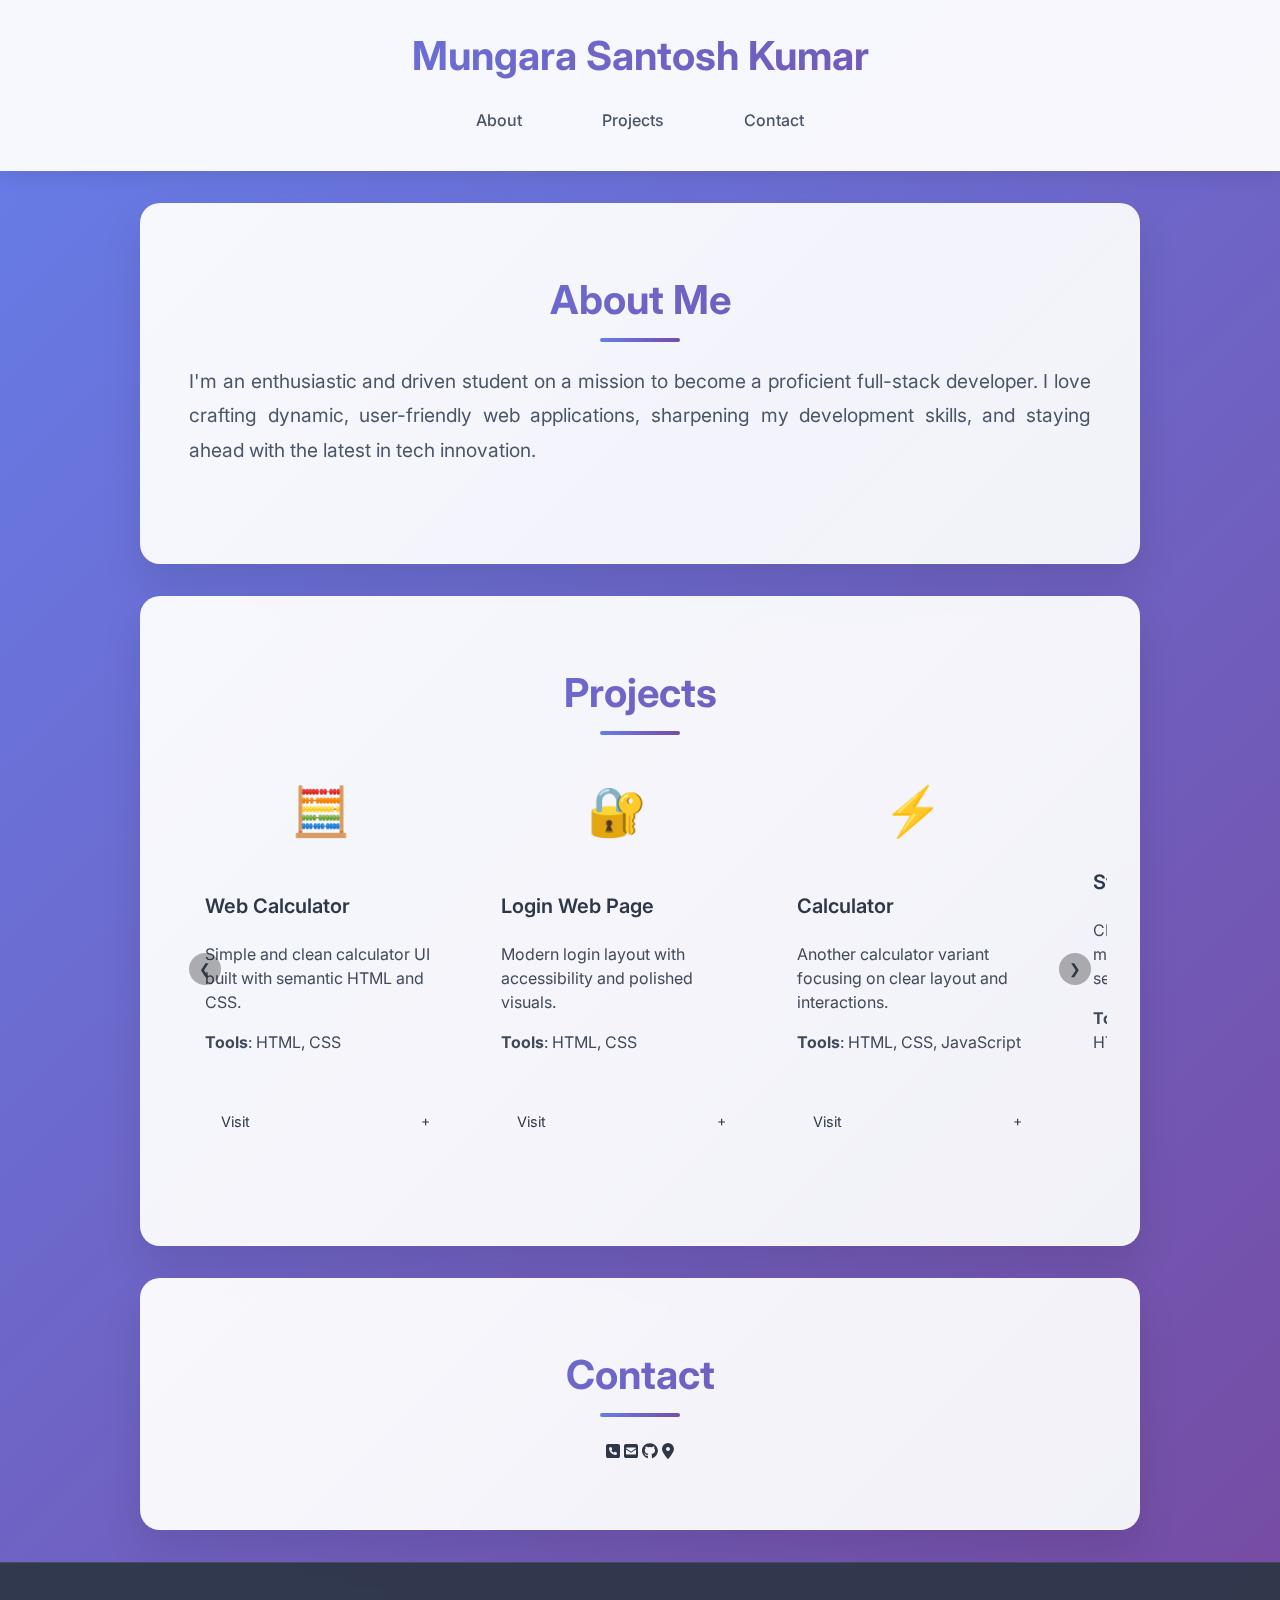
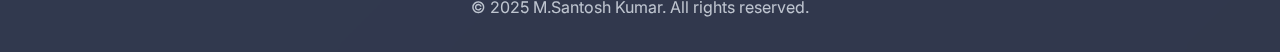
<file: index.html>
<!DOCTYPE html>
<html lang="en">
<head>
  <meta charset="UTF-8">
  <title>My Portfolio</title>
  <link rel="stylesheet" href="style.css">
  <link rel="stylesheet" href="projects.css">
  <link rel="stylesheet" href="https://cdnjs.cloudflare.com/ajax/libs/font-awesome/6.7.2/css/all.min.css" integrity="sha512-Evv84Mr4kqVGRNSgIGL/F/aIDqQb7xQ2vcrdIwxfjThSH8CSR7PBEakCr51Ck+w+/U6swU2Im1vVX0SVk9ABhg==" crossorigin="anonymous" referrerpolicy="no-referrer" />
  <link href="https://fonts.googleapis.com/css2?family=Inter:wght@400;700&display=swap" rel="stylesheet">

</head>
<body>
  <header>
    <h1>Mungara Santosh Kumar</h1>
    <nav>
      <a href="#about">About</a>
      <a href="#projects">Projects</a>
      <a href="#contact">Contact</a>
    </nav>
  </header>

  <section id="about">
    <h2>About Me</h2>
    <p>I'm an enthusiastic and driven student on a mission to become a proficient full-stack developer. I love crafting dynamic, user-friendly web applications, sharpening my development skills, and staying ahead with the latest in tech innovation.</p>
  </section>

  <section id="projects">
    <h2>Projects</h2>
    <div class="projects-carousel" tabindex="0" aria-roledescription="carousel">
      <div class="projects-track">
        <article class="project-slide">
          <div class="project-image">🧮</div>
          <div class="project-content">
            <h3>Web Calculator</h3>
            <p>Simple and clean calculator UI built with semantic HTML and CSS.</p>
            <p><strong>Tools</strong>: HTML, CSS</p>
          </div>
          <div class="project-footer">
            <a href="Web Calculator/index.html" target="_blank">Visit</a>
            <div class="plus-icon">+</div>
          </div>
        </article>
        <article class="project-slide">
          <div class="project-image">🔐</div>
          <div class="project-content">
            <h3>Login Web Page</h3>
            <p>Modern login layout with accessibility and polished visuals.</p>
            <p><strong>Tools</strong>: HTML, CSS</p>
          </div>
          <div class="project-footer">
            <a href="Login page/index.html" target="_blank">Visit</a>
            <div class="plus-icon">+</div>
          </div>
        </article>
        <article class="project-slide">
          <div class="project-image">⚡</div>
          <div class="project-content">
            <h3>Calculator</h3>
            <p>Another calculator variant focusing on clear layout and interactions.</p>
            <p><strong>Tools</strong>: HTML, CSS, JavaScript</p>
          </div>
          <div class="project-footer">
            <a href="Calculator/index.html" target="_blank">Visit</a>
            <div class="plus-icon">+</div>
          </div>
        </article>
        <article class="project-slide">
          <div class="project-image">📊</div>
          <div class="project-content">
            <h3>Student Marks Recorder</h3>
            <p>CRUD app to record and manage student marks with search and exports.</p>
            <p><strong>Tools</strong>: Python, Flask, SQLite, HTML, CSS, JS</p>
          </div>
          <div class="project-footer">
            <a href="student-marks-recorder/Templates/index.html" target="_blank">Visit</a>
            <div class="plus-icon">+</div>
          </div>
        </article>
      </div>
      <div class="projects-nav">
        <button class="projects-button" type="button" data-dir="prev" aria-label="Previous">❮</button>
        <button class="projects-button" type="button" data-dir="next" aria-label="Next">❯</button>
      </div>
      <div class="projects-dots" aria-label="Slides pagination"></div>
    </div>
  </section>

  <section id="contact">
    <h2>Contact</h2>
    <i class="fa-solid fa-square-phone"></i>
    <i class="fa-solid fa-square-envelope"></i>
    <i class="fa-brands fa-github"></i>
    <i class="fa-solid fa-location-dot"></i>
    <p></p>
  </section>

  <footer>
    <p>© 2025 M.Santosh Kumar. All rights reserved.</p>
  </footer>
  <script src="scroll-effects.js"></script>
  <script src="projects-carousel.js"></script>
  <script>
    // Ensure visit buttons work properly
    document.addEventListener('DOMContentLoaded', function() {
      const visitButtons = document.querySelectorAll('.project-slide a[href]');
      visitButtons.forEach(button => {
        button.addEventListener('click', function(e) {
          e.preventDefault(); // Prevent default behavior
          const href = this.getAttribute('href');
          console.log('Opening:', href);
          
          // Add visual feedback
          this.style.transform = 'scale(0.95)';
          setTimeout(() => {
            this.style.transform = '';
          }, 150);
          
          // Force open in new tab
          try {
            const newWindow = window.open(href, '_blank', 'noopener,noreferrer');
            if (!newWindow) {
              console.log('Popup blocked, trying direct navigation');
              window.location.href = href;
            }
          } catch (error) {
            console.error('Error opening link:', error);
            // Fallback: try direct navigation
            window.location.href = href;
          }
        });
      });
    });
  </script>
</body>
</html>
</file>
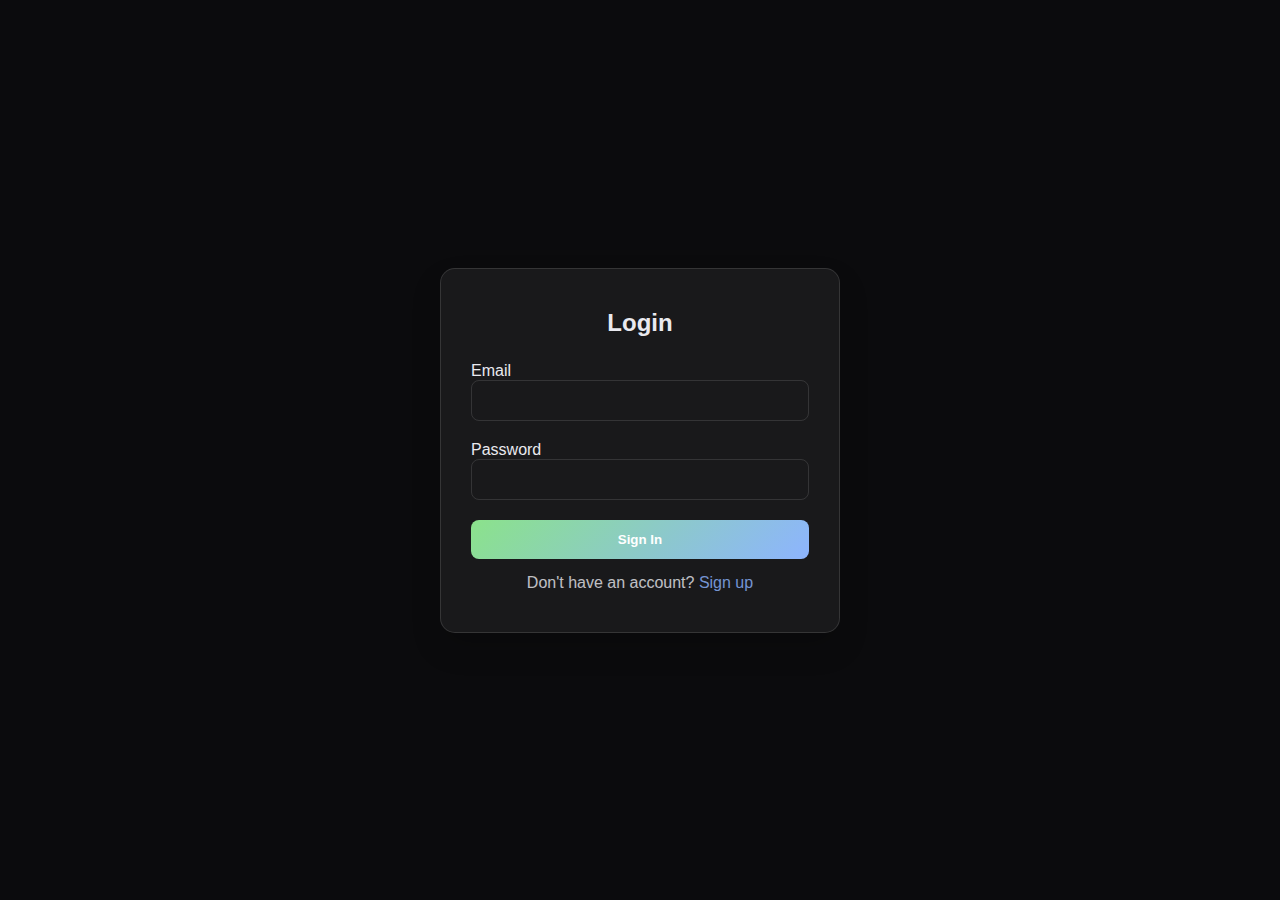
<file: Login page/index.html>
<!DOCTYPE html>
<html lang="en">
<head>
  <meta charset="UTF-8" />
  <meta name="viewport" content="width=device-width, initial-scale=1.0" />
  <title>Login Form</title>
  <link rel="stylesheet" href="style.css" />
</head>
<body>

  <div class="login-container">
    <form class="login-form">
      <h2>Login</h2>

        <div class="input-group">
            <label for="email">Email</label>
            <input type="email" id="email" required />
        </div>
        <div class="input-group">
            <label for="password">Password</label>
            <input type="password" id="password" required />
        </div>
            <button type="submit">Sign In</button>
      <p class="signup-link">Don't have an account? <a href="#">Sign up</a></p>
    </form>
  </div>
</body>
</html>
</file>
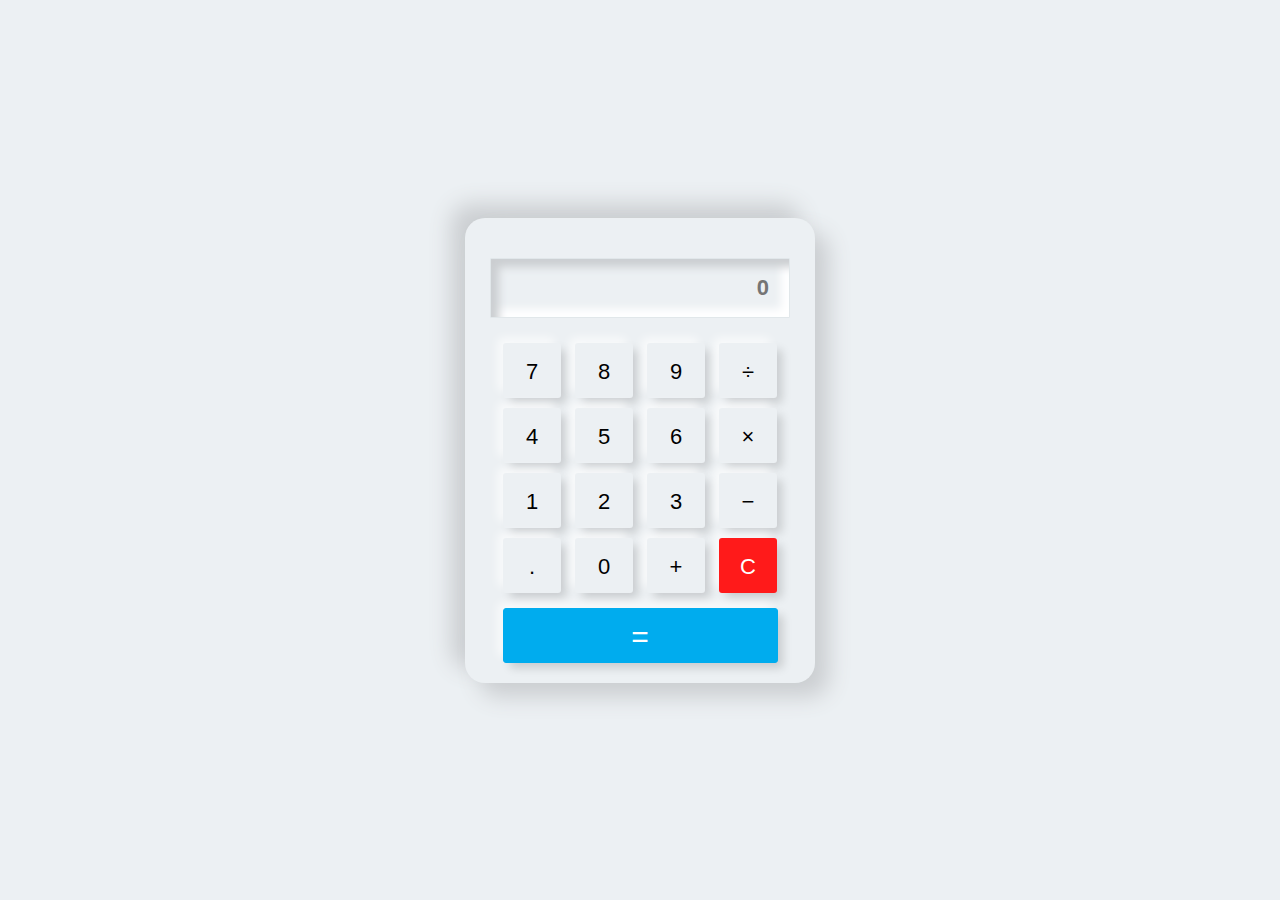
<file: Web Calculator/index.html>
<!DOCTYPE html>
<html lang="en">
<head>
  <meta charset="utf-8">
  <meta name="viewport" content="width=device-width, initial-scale=1.0">
  <meta name="description" content="Modern web calculator with beautiful design and smooth animations">
  <title>Web Calculator</title>
  <link rel="stylesheet" href="style.css">
  <script src="https://code.jquery.com/jquery-3.4.1.js"></script>
  <script src="script.js"></script>
</head>
<body>
  <div class="middle">
    <form name="calc">
      <input type="text" id="display" name="display" disabled placeholder="0">
      <div class="buttons">
        <input type="button" id="seven" value="7">
        <input type="button" id="eight" value="8">
        <input type="button" id="nine" value="9">
        <input type="button" id="divide" value="÷"><br>
        <input type="button" id="four" value="4">
        <input type="button" id="five" value="5">
        <input type="button" id="six" value="6">
        <input type="button" id="multi" value="×"><br>
        <input type="button" id="one" value="1">
        <input type="button" id="two" value="2">
        <input type="button" id="three" value="3">
        <input type="button" id="subs" value="−"><br>
        <input type="button" id="dot" value=".">
        <input type="button" id="zero" value="0">
        <input type="button" id="add" value="+">
        <input type="button" id="clear" value="C"><br>
        <input type="button" id="equal" value="=">
      </div>
    </form>
  </div>
</body>
</html>
</file>
<file: style.css>
/* Modern Portfolio Styles */
* {
  margin: 0;
  padding: 0;
  box-sizing: border-box;
}

body {
  font-family: 'Inter', -apple-system, BlinkMacSystemFont, 'Segoe UI', Roboto, sans-serif;
  line-height: 1.6;
  color: #2d3748;
  background: linear-gradient(135deg, #667eea 0%, #764ba2 100%);
  min-height: 100vh;
}

/* Header Styles */
header {
  background: rgba(255, 255, 255, 0.95);
  backdrop-filter: blur(10px);
  padding: 1.5rem 2rem;
  position: sticky;
  top: 0;
  z-index: 1000;
  box-shadow: 0 4px 20px rgba(0, 0, 0, 0.1);
  border-bottom: 1px solid rgba(255, 255, 255, 0.2);
}

header h1 {
  font-size: 2.5rem;
  font-weight: 700;
  background: linear-gradient(135deg, #667eea, #764ba2);
  -webkit-background-clip: text;
  -webkit-text-fill-color: transparent;
  background-clip: text;
  margin-bottom: 0.5rem;
  text-align: center;
}

.tagline {
  text-align: center;
  color: #718096;
  font-size: 1.2rem;
  font-weight: 500;
  margin-bottom: 1.5rem;
  opacity: 0.9;
}

nav {
  display: flex;
  justify-content: center;
  gap: 2rem;
  flex-wrap: wrap;
}

nav a {
  color: #4a5568;
  text-decoration: none;
  font-weight: 500;
  padding: 0.75rem 1.5rem;
  border-radius: 25px;
  transition: all 0.3s ease;
  position: relative;
  overflow: hidden;
}

nav a::before {
  content: '';
  position: absolute;
  top: 0;
  left: -100%;
  width: 100%;
  height: 100%;
  background: linear-gradient(135deg, #667eea, #764ba2);
  transition: left 0.3s ease;
  z-index: -1;
}

nav a:hover::before {
  left: 0;
}

nav a:hover {
  color: white;
  transform: translateY(-2px);
  box-shadow: 0 8px 25px rgba(102, 126, 234, 0.3);
}

/* Section Styles */
section {
  padding: 4rem 2rem;
  max-width: 1000px;
  margin: 0 auto;
  background: rgba(255, 255, 255, 0.95);
  backdrop-filter: blur(10px);
  border-radius: 20px;
  margin-top: 2rem;
  margin-bottom: 2rem;
  box-shadow: 0 20px 40px rgba(0, 0, 0, 0.1);
  border: 1px solid rgba(255, 255, 255, 0.2);
  transition: all 0.3s ease;
}

section:hover {
  transform: translateY(-5px);
  box-shadow: 0 25px 50px rgba(0, 0, 0, 0.15);
}

section h2 {
  font-size: 2.5rem;
  font-weight: 700;
  margin-bottom: 2rem;
  text-align: center;
  background: linear-gradient(135deg, #667eea, #764ba2);
  -webkit-background-clip: text;
  -webkit-text-fill-color: transparent;
  background-clip: text;
  position: relative;
}

section h2::after {
  content: '';
  position: absolute;
  bottom: -10px;
  left: 50%;
  transform: translateX(-50%);
  width: 80px;
  height: 4px;
  background: linear-gradient(135deg, #667eea, #764ba2);
  border-radius: 2px;
}

/* About Section */
#about {
  background: linear-gradient(135deg, rgba(255, 255, 255, 0.95), rgba(248, 250, 252, 0.95));
}

#about p {
  font-size: 1.2rem;
  line-height: 1.8;
  text-align: justify;
  color: #4a5568;
  padding: 0 1rem;
  margin-bottom: 2rem;
}

.skills {
  display: flex;
  flex-wrap: wrap;
  gap: 1rem;
  justify-content: center;
  padding: 0 1rem;
}

.skill-tag {
  background: linear-gradient(135deg, #667eea, #764ba2);
  color: white;
  padding: 0.5rem 1rem;
  border-radius: 20px;
  font-size: 0.9rem;
  font-weight: 500;
  box-shadow: 0 4px 15px rgba(102, 126, 234, 0.3);
  transition: all 0.3s ease;
}

.skill-tag:hover {
  transform: translateY(-2px);
  box-shadow: 0 8px 25px rgba(102, 126, 234, 0.4);
}

/* Projects Section */
#projects {
  background: linear-gradient(135deg, rgba(255, 255, 255, 0.95), rgba(248, 250, 252, 0.95));
}

.project {
  background: white;
  border: 1px solid #e2e8f0;
  border-radius: 15px;
  padding: 2rem;
  margin-bottom: 2rem;
  box-shadow: 0 10px 30px rgba(0, 0, 0, 0.08);
  transition: all 0.3s ease;
  position: relative;
  overflow: hidden;
}

.project::before {
  content: '';
  position: absolute;
  top: 0;
  left: 0;
  width: 100%;
  height: 4px;
  background: linear-gradient(135deg, #667eea, #764ba2);
}

.project:hover {
  transform: translateY(-5px);
  box-shadow: 0 20px 40px rgba(0, 0, 0, 0.12);
  border-color: #667eea;
}

.project h3 {
  font-size: 1.5rem;
  font-weight: 600;
  color: #2d3748;
  margin-bottom: 1rem;
  background: linear-gradient(135deg, #667eea, #764ba2);
  -webkit-background-clip: text;
  -webkit-text-fill-color: transparent;
  background-clip: text;
}

.project p {
  color: #4a5568;
  line-height: 1.7;
  margin-bottom: 1.5rem;
}

.project-meta {
  display: flex;
  justify-content: space-between;
  align-items: center;
  flex-wrap: wrap;
  gap: 1rem;
}

.tech-stack {
  background: rgba(102, 126, 234, 0.1);
  color: #667eea;
  padding: 0.4rem 0.8rem;
  border-radius: 15px;
  font-size: 0.85rem;
  font-weight: 500;
  border: 1px solid rgba(102, 126, 234, 0.2);
}

.project-link {
  display: inline-block;
  color: #667eea;
  text-decoration: none;
  font-weight: 600;
  padding: 0.5rem 1rem;
  background: linear-gradient(135deg, #667eea, #764ba2);
  color: white;
  border-radius: 25px;
  transition: all 0.3s ease;
  box-shadow: 0 4px 15px rgba(102, 126, 234, 0.3);
}

.project-link:hover {
  transform: translateY(-2px);
  box-shadow: 0 8px 25px rgba(102, 126, 234, 0.4);
}

/* Contact Section */
#contact {
  background: linear-gradient(135deg, rgba(255, 255, 255, 0.95), rgba(248, 250, 252, 0.95));
  text-align: center;
}

.contact-icons {
  display: grid;
  grid-template-columns: repeat(auto-fit, minmax(150px, 1fr));
  gap: 2rem;
  margin-top: 2rem;
}

.contact-item {
  display: flex;
  flex-direction: column;
  align-items: center;
  gap: 1rem;
  padding: 1.5rem;
  background: white;
  border-radius: 15px;
  box-shadow: 0 8px 25px rgba(0, 0, 0, 0.08);
  transition: all 0.3s ease;
  border: 1px solid #e2e8f0;
}

.contact-item:hover {
  transform: translateY(-5px);
  box-shadow: 0 15px 35px rgba(0, 0, 0, 0.12);
  border-color: #667eea;
}

.contact-item i {
  font-size: 2.5rem;
  color: #667eea;
  transition: all 0.3s ease;
}

.contact-item:hover i {
  color: #764ba2;
  transform: scale(1.1) rotate(5deg);
}

.contact-item span {
  color: #4a5568;
  font-weight: 500;
  font-size: 0.95rem;
}

/* Footer */
footer {
  background: rgba(45, 55, 72, 0.95);
  color: #e2e8f0;
  text-align: center;
  padding: 2rem;
  margin-top: 2rem;
  backdrop-filter: blur(10px);
  border-top: 1px solid rgba(255, 255, 255, 0.1);
}

footer p {
  font-size: 1rem;
  opacity: 0.8;
}

/* Responsive Design */
@media (max-width: 768px) {
  header {
    padding: 1rem;
  }
  
  header h1 {
    font-size: 2rem;
  }
  
  .tagline {
    font-size: 1rem;
  }
  
  nav {
    gap: 1rem;
  }
  
  nav a {
    padding: 0.5rem 1rem;
    font-size: 0.9rem;
  }
  
  section {
    padding: 2rem 1rem;
    margin: 1rem;
  }
  
  section h2 {
    font-size: 2rem;
  }
  
  #about p {
    font-size: 1rem;
  }
  
  .project {
    padding: 1.5rem;
  }
  
  .project-meta {
    flex-direction: column;
    align-items: flex-start;
  }
  
  .contact-icons {
    grid-template-columns: repeat(2, 1fr);
    gap: 1rem;
  }
}

@media (max-width: 480px) {
  .skills {
    gap: 0.5rem;
  }
  
  .skill-tag {
    font-size: 0.8rem;
    padding: 0.4rem 0.8rem;
  }
  
  .contact-icons {
    grid-template-columns: 1fr;
  }
}

/* Smooth scrolling */
html {
  scroll-behavior: smooth;
}

/* Animation for sections */
@keyframes fadeInUp {
  from {
    opacity: 0;
    transform: translateY(30px);
  }
  to {
    opacity: 1;
    transform: translateY(0);
  }
}

section {
  animation: fadeInUp 0.6s ease-out;
}

/* Custom scrollbar */
::-webkit-scrollbar {
  width: 8px;
}

::-webkit-scrollbar-track {
  background: #f1f1f1;
}

::-webkit-scrollbar-thumb {
  background: linear-gradient(135deg, #667eea, #764ba2);
  border-radius: 4px;
}

::-webkit-scrollbar-thumb:hover {
  background: linear-gradient(135deg, #5a67d8, #6b46c1);
}
</file>
<file: projects.css>
.projects-carousel {
    position: relative;
    overflow: hidden;
    max-width: 100%;
    margin: 0 auto;
}

.projects-track {
    display: flex;
    gap: 1rem;
    transition: transform 0.5s ease;
    will-change: transform;
    padding: 0 0.5rem;
}

.project-slide {
    min-width: 280px;
    width: 280px;
    height: 400px;
    background: var(--surface);
    border: 1px solid var(--surface-border);
    border-radius: 20px;
    box-shadow: 0 8px 24px var(--surface-shadow);
    padding: 0;
    display: flex;
    flex-direction: column;
    justify-content: space-between;
    overflow: hidden;
}

.project-image {
    width: 100%;
    height: 200px;
    background: linear-gradient(135deg, var(--primary), var(--secondary));
    display: flex;
    align-items: center;
    justify-content: center;
    color: white;
    font-size: 3rem;
    position: relative;
    overflow: hidden;
}

.project-image::before {
    content: '';
    position: absolute;
    top: 0;
    left: 0;
    right: 0;
    bottom: 0;
    background: url('data:image/svg+xml,<svg xmlns="http://www.w3.org/2000/svg" viewBox="0 0 100 100"><defs><pattern id="grid" width="10" height="10" patternUnits="userSpaceOnUse"><path d="M 10 0 L 0 0 0 10" fill="none" stroke="rgba(255,255,255,0.1)" stroke-width="0.5"/></pattern></defs><rect width="100" height="100" fill="url(%23grid)"/></svg>');
    opacity: 0.3;
}

.project-content {
    padding: 1.5rem;
    flex-grow: 1;
    display: flex;
    flex-direction: column;
}

.project-slide h3 {
    margin-top: 0;
    margin-bottom: 0.75rem;
    color: var(--secondary);
    font-size: 1.25rem;
    font-weight: 600;
}

.project-slide p {
    margin: 0.5rem 0;
    color: var(--text);
    opacity: 0.9;
    line-height: 1.5;
    flex-grow: 1;
}

.project-slide .project-footer {
    padding: 1rem 1.5rem;
    display: flex;
    justify-content: space-between;
    align-items: center;
    border-top: 1px solid var(--surface-border);
}

.project-slide a {
    color: var(--secondary);
    text-decoration: none;
    padding: 0.5rem 1rem;
    border: 1px solid var(--surface-border);
    border-radius: 20px;
    display: inline-block;
    transition: transform 0.2s ease, box-shadow 0.25s ease, background-color 0.25s ease;
    background: color-mix(in oklab, var(--primary) 10%, transparent);
    font-size: 0.9rem;
    cursor: pointer;
    position: relative;
    z-index: 10;
}

.project-slide a:hover {
    background: linear-gradient(135deg, var(--primary), var(--secondary));
    color: #F2F2F2;
    transform: translateY(-1px);
    box-shadow: 0 6px 16px var(--accent-shadow);
}

.project-slide .plus-icon {
    width: 24px;
    height: 24px;
    border-radius: 50%;
    background: var(--surface-border);
    display: flex;
    align-items: center;
    justify-content: center;
    color: var(--text);
    font-size: 14px;
    margin-left: auto;
}

.projects-nav {
    position: absolute;
    top: 50%;
    left: 0;
    right: 0;
    display: flex;
    align-items: center;
    justify-content: space-between;
    pointer-events: none;
    transform: translateY(-50%);
    padding: 0 1rem;
}

.projects-button {
    pointer-events: auto;
    background: rgba(0, 0, 0, 0.3);
    border: 1px solid var(--surface-border);
    color: var(--text);
    width: 32px;
    height: 32px;
    border-radius: 50%;
    display: grid;
    place-items: center;
    cursor: pointer;
    transition: transform 0.15s ease, background 0.25s ease;
    font-size: 14px;
}

.projects-button:hover { 
    transform: scale(1.1);
    background: rgba(0, 0, 0, 0.5);
}

.projects-dots {
    display: flex;
    justify-content: center;
    gap: 0.5rem;
    margin-top: 1rem;
}

.projects-dot {
    width: 8px;
    height: 8px;
    border-radius: 50%;
    background: color-mix(in oklab, var(--text) 30%, transparent);
    border: 1px solid var(--surface-border);
    cursor: pointer;
}

.projects-dot[aria-current="true"] {
    background: var(--secondary);
}

@media (max-width: 768px) {
    .project-slide { 
        min-width: 240px;
        width: 240px;
        height: 360px;
    }
    .project-image {
        height: 160px;
        font-size: 2.5rem;
    }
    .projects-nav {
        padding: 0 0.5rem;
    }
    .projects-button {
        width: 28px;
        height: 28px;
        font-size: 12px;
    }
}
</file>
<file: Login page/style.css>
* {
    box-sizing: border-box;
    margin: 0;
    padding: 0;
    font-family: 'Segoe UI', sans-serif;
}

:root {
    --bg: #0b0b0d;
    --text: #e9e9ef;
    --primary: #8be28b;
    --secondary: #8db4ff;
    --surface: rgba(255, 255, 255, 0.06);
    --surface-border: rgba(255, 255, 255, 0.12);
}

body {
    background: var(--bg);
    height: 100vh;
    display: flex;
    justify-content: center;
    align-items: center;
    color: var(--text);
    transition: background-color 0.3s ease, color 0.3s ease;
}
  
.login-container {
    background: var(--surface);
    padding: 40px 30px;
    border-radius: 15px;
    box-shadow: 0 15px 30px rgba(0, 0, 0, 0.15);
    width: 100%;
    max-width: 400px;
    border: 1px solid var(--surface-border);
}
  
.login-form h2 {
    text-align: center;
    margin-bottom: 25px;
    color: var(--text);
}
  
.input-group {
    margin-bottom: 20px;
}
  
  
.input-group input {
    width: 100%;
    padding: 12px;
    border: 1px solid var(--surface-border);
    border-radius: 8px;
    transition: 0.3s ease;
    background: transparent;
    color: var(--text);
}
  
  
button {
    width: 100%;
    padding: 12px;
    background: linear-gradient(135deg, var(--primary), var(--secondary));
    color: white;
    font-weight: bold;
    border: none;
    border-radius: 8px;
    cursor: pointer;
    transition: 0.3s;
}
  
button:hover {
    filter: brightness(1.05);
}
  
.signup-link {
    text-align: center;
    margin-top: 15px;
    color: var(--text);
    opacity: 0.8;
}
  
.signup-link a {
    color: var(--secondary);
    text-decoration: none;
}
</file>
<file: Web Calculator/style.css>
*{
    margin: 0.0;
    padding: 0.0;
    outline: none;
    box-sizing: border-box;
  }
  body{
    font-family: montserrat;
    display: flex;
    text-align: center;
    justify-content: center;
    align-items: center;
    min-height: 100.0vh;
    background: #ecf0f3;
  }
  .middle{
    width: 350px;
    background: #ecf0f3;
    border-radius: 20px;
    box-shadow: 14px 14px 22px #cbced1,
                -14px -14px 22px #cbced1;
  }
  input[type="text"]{
    height: 60px;
    width: 300px;
    margin-top: 40px;
    border-radius: 1px;
    border: 1px solid #e1e7ea;
    color: black;
    font-size: 22px;
    font-weight: bold;
    text-align: right;
    padding-right: 20px;
    background: #ecf0f3;
    box-shadow: inset 8px 8px 8px #cbced1,
                inset -8px -8px 8px #ffffff;
  }
  form .buttons{
    width: 300px;
    margin: 10px 25px 0 25px;
    padding: 10px 0;
  }
  input[type="button"]{
    width: 58px;
    height: 55px;
    margin: 5px;
    font-size: 22px;
    line-height: 55px;
    border-radius: 3px;
    border: 2px solid #d9d9d9;
    background: #ecf0f3;
    box-shadow: 6px 6px 10px -1px rgba(0,0,0,0.15),
          -6px -6px 10px -1px rgba(255,255,255,0.7);
      border: 1px solid rgba(0,0,0,0);
      transition: transform 0.5s;
  }
  input[type="button"]:hover{
    transition: .5s;
    background: #cbced1;
     box-shadow: inset 4px 4px 6px -1px rgba(0,0,0,0.2),
                  inset -4px -4px 6px -1px rgba(255,255,255,0.7),
                  -0.5px -0.5px 0px rgba(255,255,255,1),
                  0.5px 0.5px 0px rgba(0,0,0,0.15),
                  0px 12px 10px -10px rgba(0,0,0,0.05);
      border: 1px solid rgba(0,0,0,0.01);
      transform: translateY(2px);
  }
  input#clear{
    background: #ff1a1a;
    border: 1px solid #cc0000;
    color: white;
    box-shadow: 6px 6px 10px -1px rgba(0,0,0,0.15),
          -6px -6px 10px -1px rgba(255,255,255,0.7);
      border: 1px solid rgba(0,0,0,0);
      transition: transform 0.5s;
  }
  input#clear:hover{
      background-color: orange;
  }
  input#equal{
    width: 275px;
    margin: 10px 0 10px 0;
    font-size: 30px;
    color: white;
    box-shadow: 6px 6px 10px -1px rgba(0,0,0,0.15),
          -6px -6px 10px -1px rgba(255,255,255,0.7);
      border: 1px solid rgba(0,0,0,0);
      transition: transform 0.5s;
    background: #00acee;
    border: 1px solid #00acee;
  }
  input#equal:hover{
      background-color: #24cfaa;
  }
</file>
